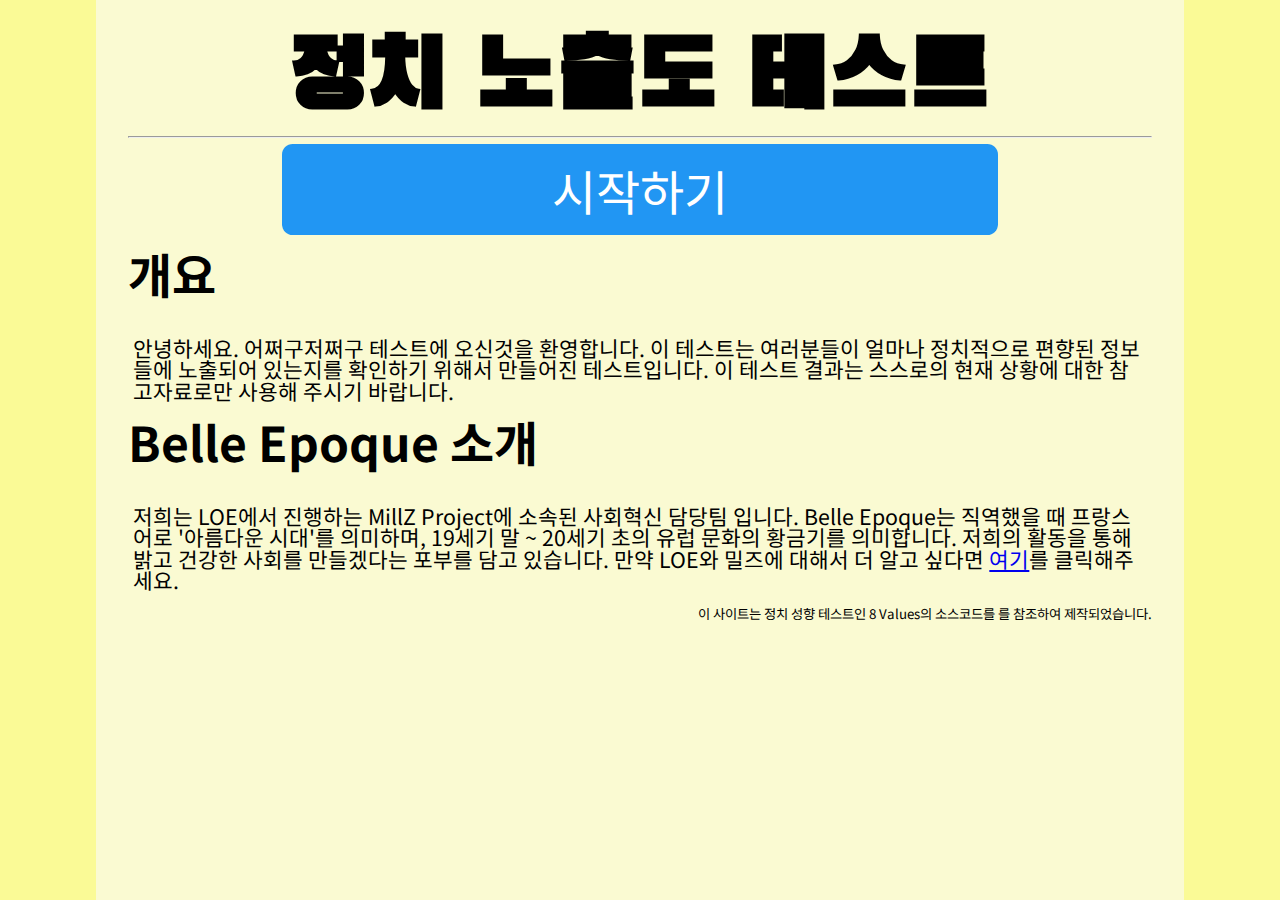
<file: index.html>
<html>
  <head>
    <link href="https://fonts.googleapis.com/css2?family=Black+Han+Sans&family=Noto+Sans+KR&display=swap" rel="stylesheet">
    <link href="style.css" rel="stylesheet" type="text/css">
    <title> Belle Epoque : Political Exposure Test </title>
    <meta charset="utf-8">
  </head>
  <body>
    <h1> 정치 노출도 테스트 </h1>
    <hr>
    <button class="button" onclick="location.href='instructions.html';" style="font-size:36pt;">
      시작하기
    </button>
    <h2> 개요 </h2>
    <p class="instruction">
    안녕하세요. 어쩌구저쩌구 테스트에 오신것을 환영합니다.
    이 테스트는 여러분들이 얼마나 정치적으로 편향된 정보들에 노출되어 있는지를 확인하기 위해서 만들어진 테스트입니다. 
    이 테스트 결과는 스스로의 현재 상황에 대한 참고자료로만 사용해 주시기 바랍니다. 
    <h2> Belle Epoque 소개 </h2>
    <p class="instruction">
    저희는 LOE에서 진행하는 MillZ Project에 소속된 사회혁신 담당팀 입니다. Belle Epoque는 직역했을 때 프랑스어로 '아름다운 시대'를 의미하며, 
    19세기 말 ~ 20세기 초의 유럽 문화의 황금기를 의미합니다. 저희의 활동을 통해 밝고 건강한 사회를 만들겠다는 포부를 담고 있습니다.
    만약 LOE와 밀즈에 대해서 더 알고 싶다면 <a href="http://loekorea.com/">여기</a>를 클릭해주세요.
    <p class="right">
    이 사이트는 정치 성향 테스트인 8 Values의 소스코드를 를 참조하여 제작되었습니다. 
  </body>
</html>
</file>
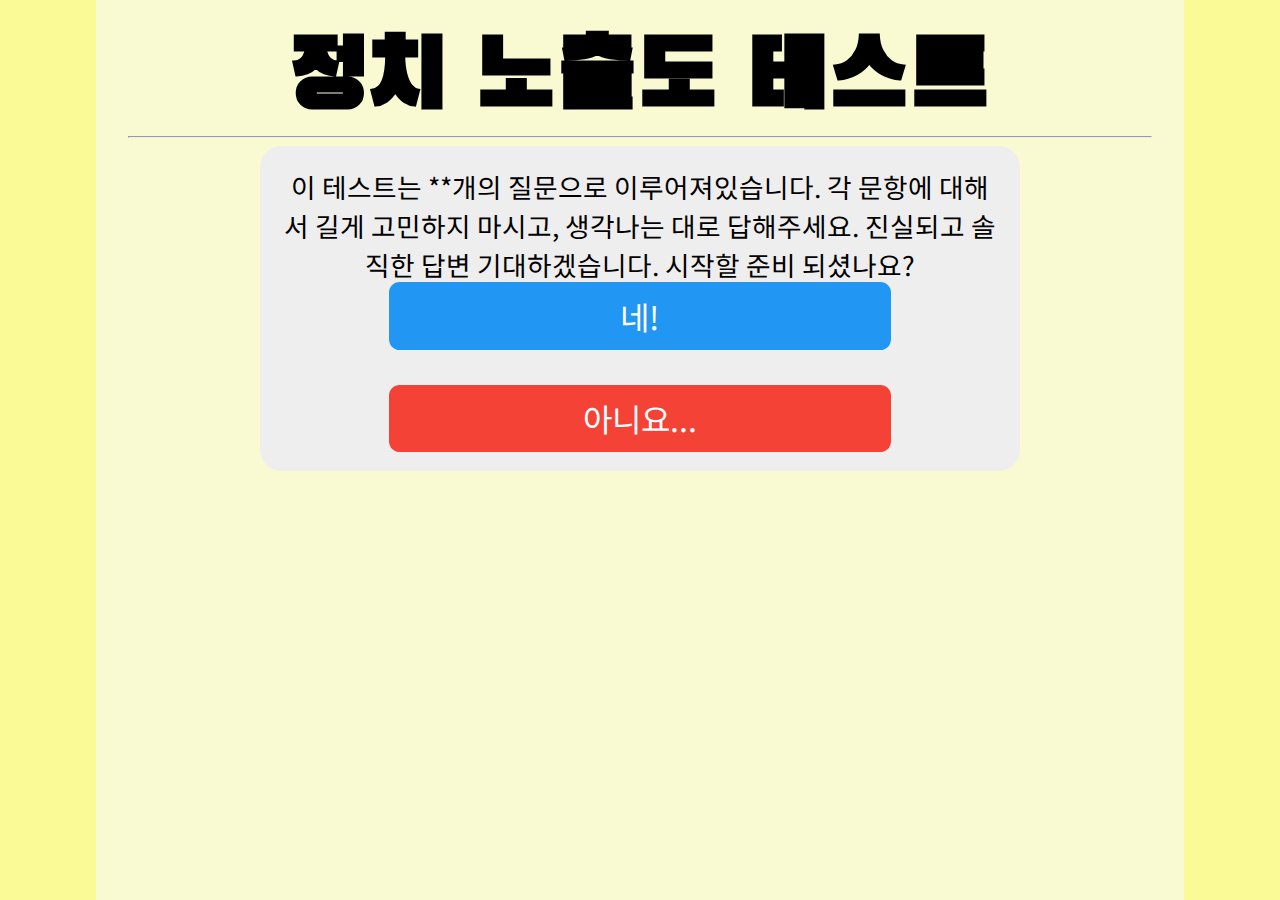
<file: instructions.html>
<html>
  <head>
    <link href="https://fonts.googleapis.com/css2?family=Black+Han+Sans&family=Noto+Sans+KR&display=swap" rel="stylesheet">
    <link href="style.css" rel="stylesheet" type="text/css">
    <title> Belle Epoque : Political Exposure Test </title>
    <meta charset="utf-8">
  </head>
  <body> 
    <h1> 정치 노출도 테스트 </h1>
    <hr>
    <p class="question"> 이 테스트는 **개의 질문으로 이루어져있습니다. 각 문항에 대해서 길게 고민하지 마시고, 생각나는 대로 답해주세요. 진실되고 솔직한 답변 기대하겠습니다. 시작할 준비 되셨나요? 
    <br>
    <button class="button" onclick="location.href='quiz.html';" style="background-color: #2196f3;">네! </button>
    <br>
    <button class="button" onclick="location.href='index.html';" style="background-color: #f44336;">아니요...</button>
      </p>
  </body>
<html>
</file>
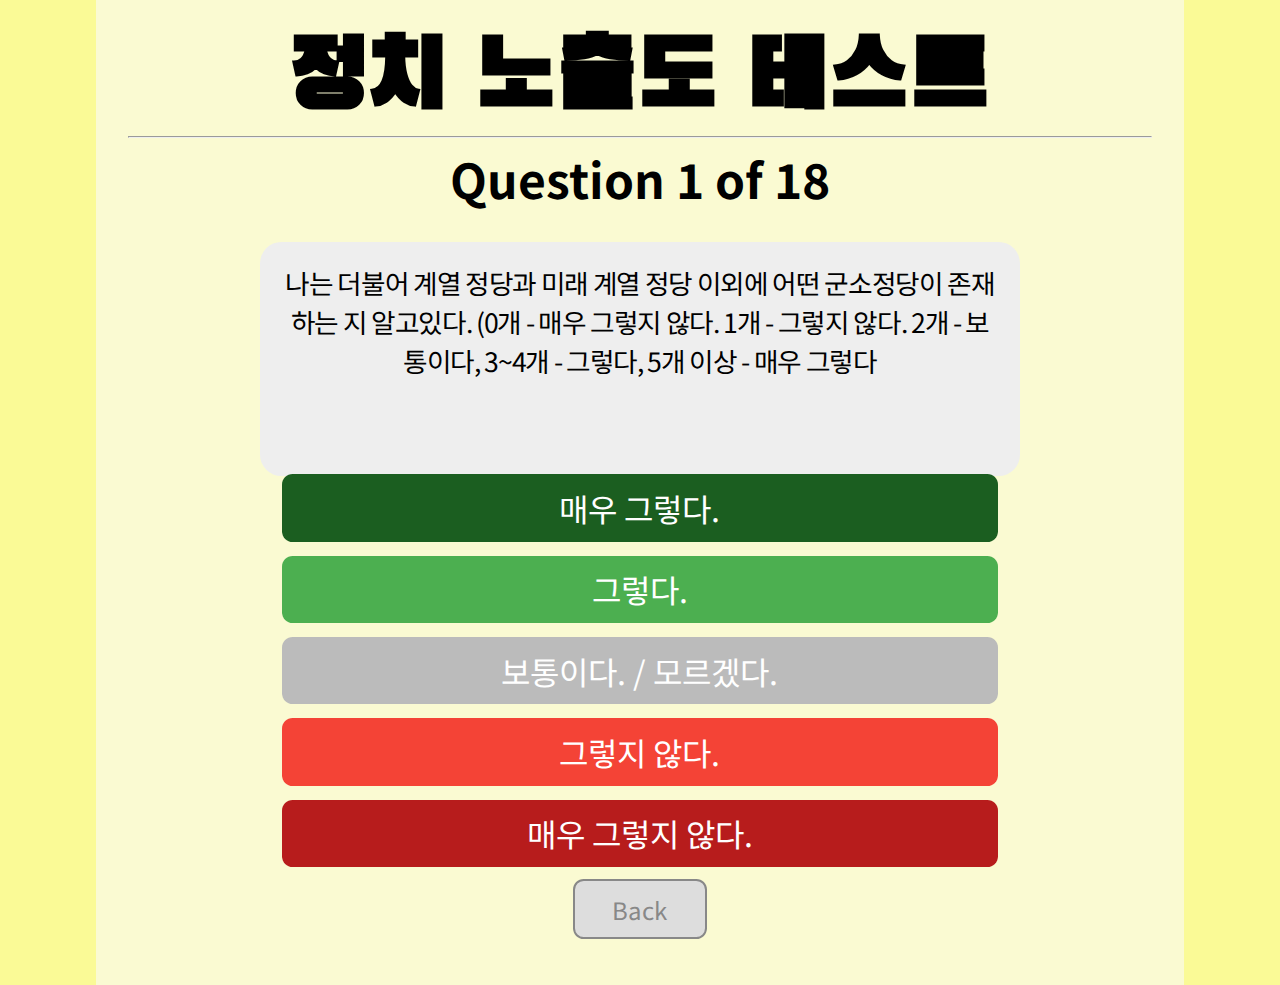
<file: quiz.html>
<html>
  <head>
    <link href="https://fonts.googleapis.com/css2?family=Black+Han+Sans&family=Noto+Sans+KR&display=swap" rel="stylesheet">
    <link href="style.css" rel="stylesheet" type="text/css">
    <title> Belle Epoque : Political Exposure Test </title>
    <meta charset="utf-8">
  </head>
  <body>
  <script type="application/javascript"
        src="questions.js">
  </script>
  <h1> 정치 노출도 테스트 </h1>
  <hr>
  <h2 style="text-align:center;" id="question-number">Loading...</h2>
  <p class="question" id="question-text"></p>
  <button class="button" onclick="next_question( 1.0)" style="background-color: #1b5e20;">매우 그렇다.</button> <br>
  <button class="button" onclick="next_question( 0.5)" style="background-color: #4caf50;">그렇다.</button> <br>
  <button class="button" onclick="next_question( 0.0)" style="background-color: #bbbbbb;">보통이다. / 모르겠다.</button> <br>
  <button class="button" onclick="next_question(-0.5)" style="background-color: #f44336;">그렇지 않다.</button> <br>
  <button class="button" onclick="next_question(-1.0)" style="background-color: #b71c1c;">매우 그렇지 않다.</button> <br>
  <button class="small_button" onclick="prev_question()" id="back_button">Back</button>
  <button class="small_button_off" id="back_button_off">Back</button><br>

  
  <script>
    var max_bias, max_inte; // Max possible scores
    max_bias = max_inte = 0;
    var bias, inte; // User's scores
    bias = inte = 0;
    var qn = 0; // Question number
    var prev_answer = null;
    init_question();
    for (var i = 0; i < questions.length; i++) {
        max_bias += Math.abs(questions[i].effect.bias)
        max_inte += Math.abs(questions[i].effect.inte)
    }
    function init_question() {
        document.getElementById("question-text").innerHTML = questions[qn].question;
        document.getElementById("question-number").innerHTML = "Question " + (qn + 1) + " of " + (questions.length);
        if (prev_answer == null) {
            document.getElementById("back_button").style.display = 'none';
            document.getElementById("back_button_off").style.display = 'block';
        } else {
            document.getElementById("back_button").style.display = 'block';
            document.getElementById("back_button_off").style.display = 'none';
        }

    }

    function next_question(mult) {
        bias += mult*questions[qn].effect.bias
        inte += mult*questions[qn].effect.inte
        qn++;
        prev_answer = mult;
        if (qn < questions.length) {
            init_question();
        } else {
            results();
        }
    }
    function prev_question() {
        if (prev_answer == null) {
            return;
        }
        qn--;
        bias -= prev_answer * questions[qn].effect.bias;
        inte -= prev_answer * questions[qn].effect.inte;
        prev_answer = null;
        init_question();

    }
    function calc_score(score,max) {
        return (100*(max+score)/(2*max)).toFixed(1)
    }
    function results() {
        location.href = `results.html`
            + `?i=${calc_score(inte,max_inte)}`
            + `&s=${calc_score(bias,max_bias)}`
            }
    </script>
    </body>
</html>
</file>
<file: style.css>
html {
    background-color: #FAFA96;
    padding: 0px;
}
body {
    width: 80%;
    min-height: calc(100vh - 4em);
    background-color: #FAFAD2;
    margin: 0 auto;
    padding: 2em;

}
h1 {
    color: #000000;
    font-family: 'Black Han Sans', sans-serif;
    font-size: 72pt;
    text-align: center;
    line-height: 72pt;
    margin-top: 0pt;
    margin-bottom: 0pt;
}
h2 {
    color: #000000;
    font-family: 'Noto Sans KR', sans-serif;
    font-size: 36pt;
    line-height: 36pt;
    margin-top: 12pt;
}
.button {
    background-color: #2196f3;
    font-family: 'Noto Sans KR', sans-serif;
    border: none;
    border-radius: 8pt;
    color: #FFF;
    padding: 8pt;
    width: 70%;
    text-align: center;
    text-decoration: none;
    display: block;
    font-size: 24pt;
    margin: -2px auto;
    cursor: pointer;
}
p.instruction {
    color: #000000;
    font-family: 'Noto Sans KR', sans-serif;
    font-size: 16pt;
    line-height: 1;
    margin: 4pt;
}
.small_button, .small_button_off {
    background-color: #333;
    font-family: 'Noto Sans KR', sans-serif;
    border: none;
    border-radius: 8pt;
    color: white;
    padding: 8pt;
    width: 10%;
    min-width: 100pt;
    text-align: center;
    text-decoration: none;
    display: block;
    font-size: 18pt;
    margin: -2px auto;
    cursor: pointer;
}
.small_button_off {
    background-color: #ddd;
    color: #888;
    border: 2px solid #888;
    cursor: not-allowed;
    margin: -4px auto;
}
div.axis {
    width: 100%;
    display: flex;
    align-items: left;
    justify-content: center;
}
div.bar {
    height: 36pt;
    line-height: 36pt;
    padding: 8pt;
    margin-top: 4pt;
    margin-bottom: 4pt;
    background-color: #eeeeee;
    display: block;
    width: 50%;
}
div.text-wrapper {
    font-family: 'Noto Sans KR', sans-serif;
    font-size: 36pt;
    line-height: 36pt;
    color: #222222;
    display: inline-block;
}
div.bias {
    background-color: #f44336;
    text-align: left;
    border-left-style: solid;
}
div.interest {
    background-color: #00897b;
    text-align: left;
    border-left-style: solid;
}
p.question {
    font-family: 'Noto Sans KR', sans-serif;
    font-size : 20pt;
    background-color : #eeeeee;
    padding: 16pt;
    border-radius: 16pt;
    align-items: center;
    text-align: center;
    width : 70%;
    margin : 0 auto;
    vertical-align : middle;
}
p#question-text {
    font-family: 'Noto Sans KR', sans-serif;
    font-size : 20pt;
    letter-spacing: -1pt;
    background-color : #eeeeee;
    align-items: center;
    text-align: center;
    width: 70%;
    min-width: 500pt;
    min-height: 144pt;
    padding: 16pt;
    border-radius: 16pt;
    margin : 0 auto;
    vertical-align: middle;
}
p.right {
    font-family :'Noto Sans KR', sans-serif;
    text-align: right;
    font-size : 10pt;
}
</file>
